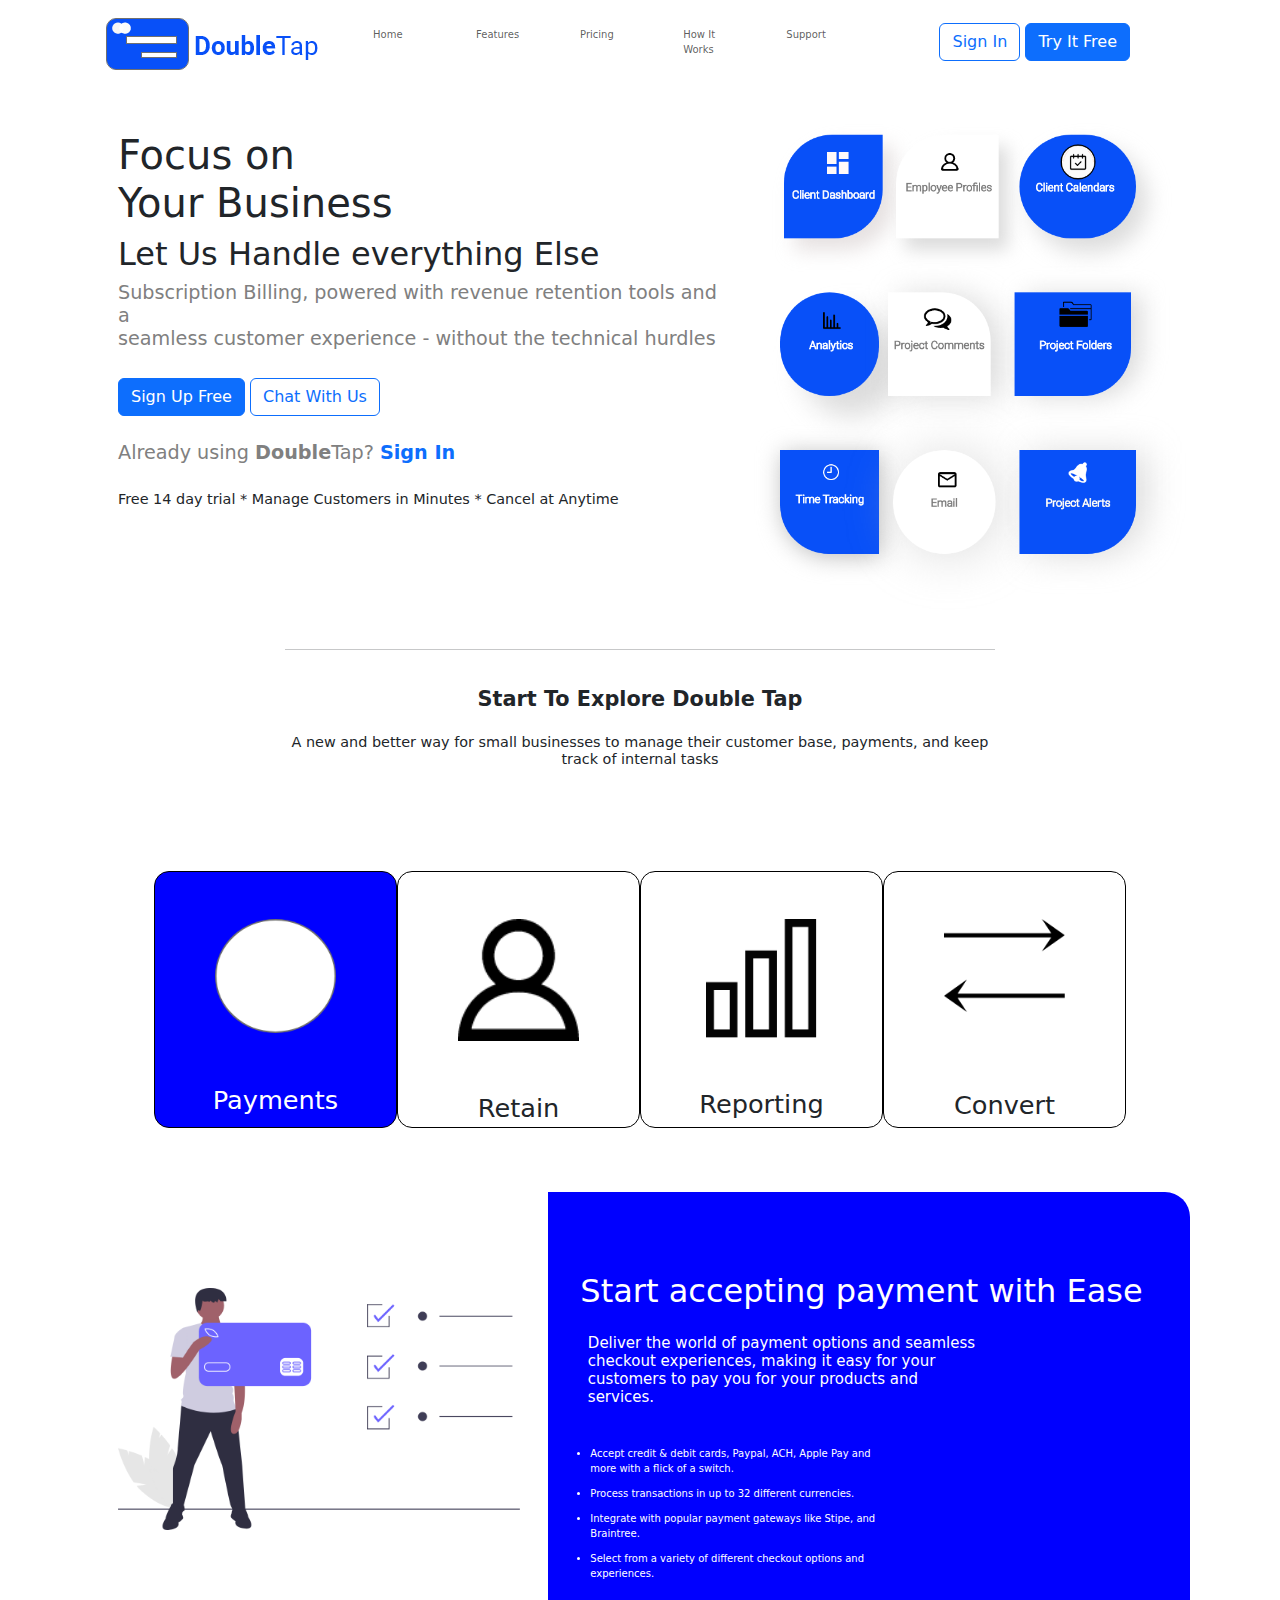
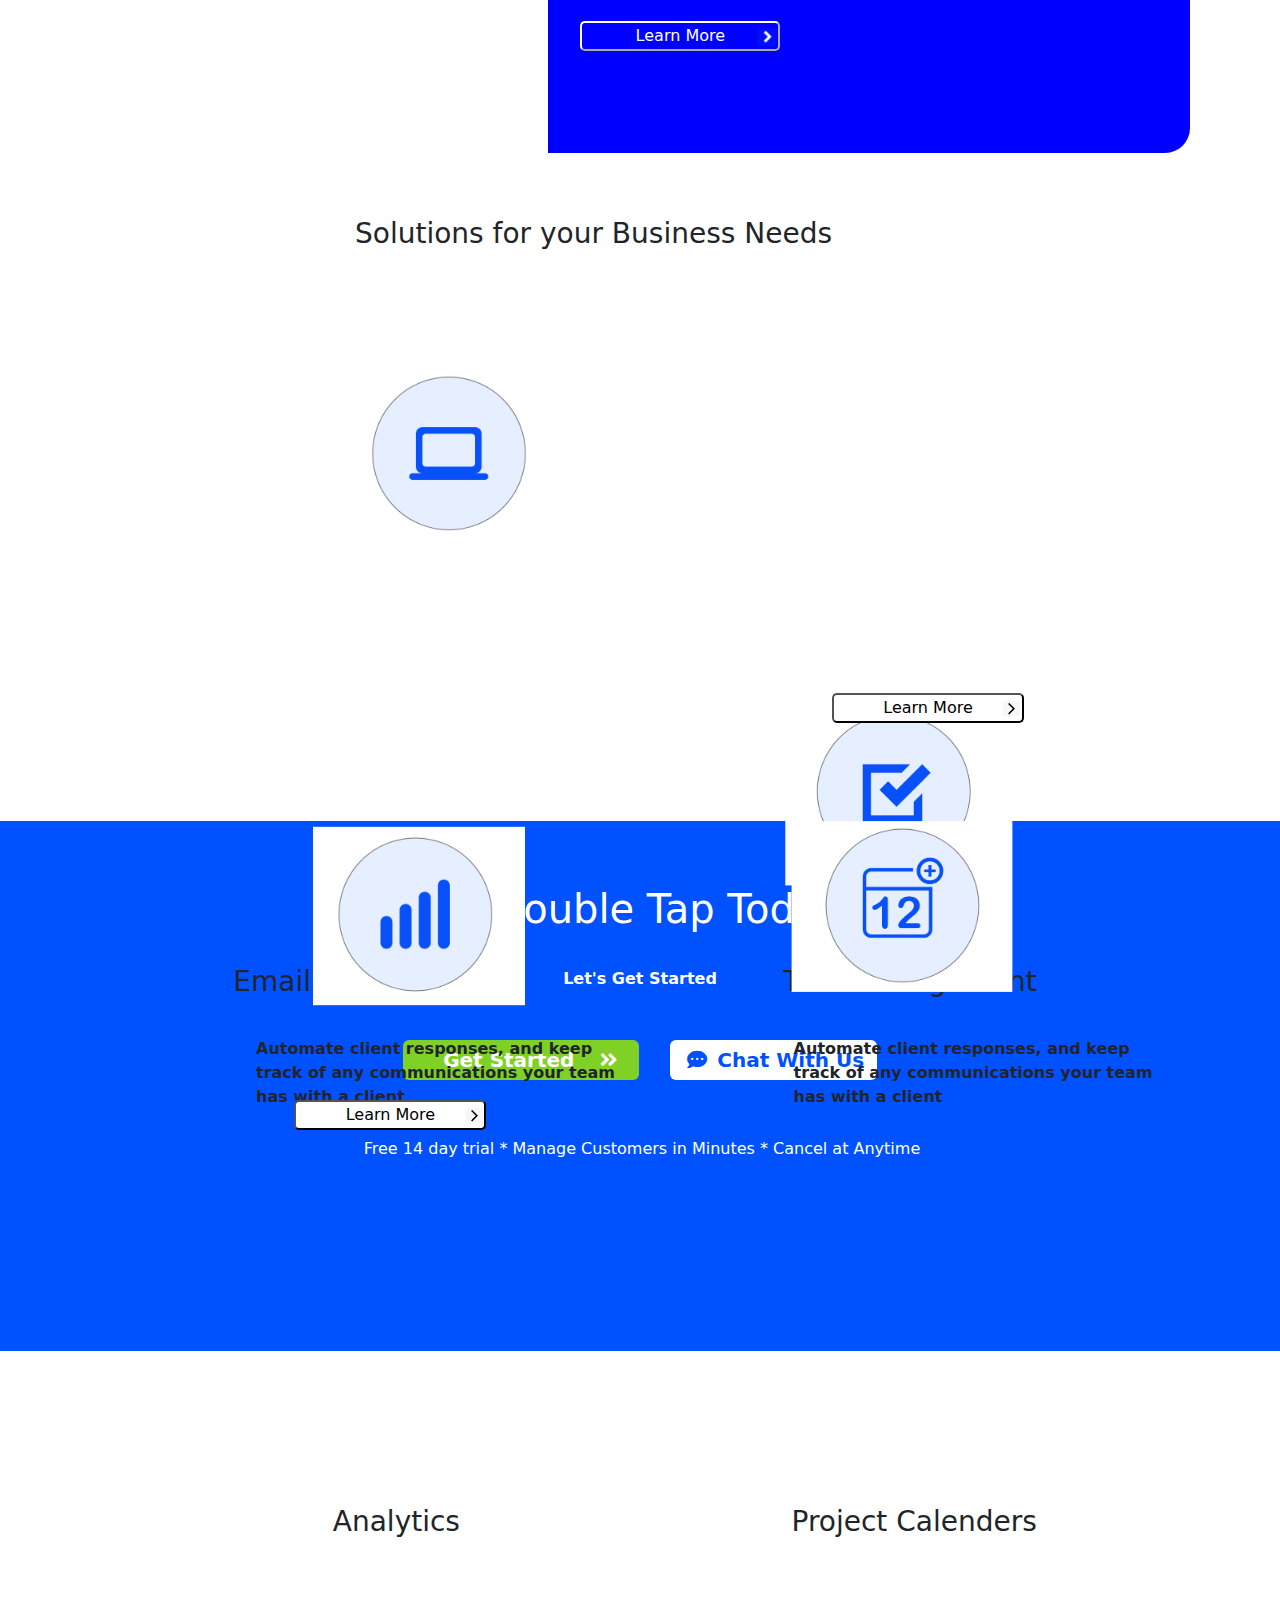
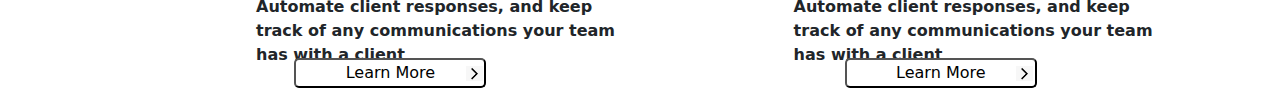
<file: crmLanding.html>
<!DOCTYPE html>
<html lang="en">

<head>
<meta charset="UTF-8">
<meta name="viewport" content="width=device-width, initial-scale=1.0">
<meta http-equiv="X-UA-Compatible" content="ie=edge">
<meta name="Description" content="Enter your description here"/>
<link rel="stylesheet" href="https://cdnjs.cloudflare.com/ajax/libs/twitter-bootstrap/5.1.0/css/bootstrap.min.css">
<link rel="stylesheet" href="https://cdnjs.cloudflare.com/ajax/libs/font-awesome/5.15.4/css/all.min.css">
<link rel="stylesheet" href="css/crmLanding.css">
<title>Landingg</title>
</head>

<body>
  <div class="container" id="header">
    <nav class="navbar navbar-expand-xl bg-white navbar-light">
      <a class="navbar-brand" href="#"><img src="images/Logo.png" alt=""></a>
      <button class="navbar-toggler" type="button" data-toggle="collapse" data-target="#collapsibleNavbar">
        <span class="navbar-toggler-icon"></span>
      </button>
      <div class="collapse navbar-collapse" id="collapsibleNavbar">
        <ul class="navbar-nav">
          <li class="nav-item">
            <a class="nav-link" href="#">Home</a>
          </li>
          <li class="nav-item">
            <a class="nav-link" href="#">Features</a>
          </li>
          <li class="nav-item">
            <a class="nav-link" href="#">Pricing</a>
          </li>
          <li class="nav-item">
            <a class="nav-link" href="#">How It Works</a>
          </li>
          <li class="nav-item">
            <a class="nav-link" href="#">Support</a>
          </li>
        </ul>
      </div>
      <div>
        <a class="btn btn-outline-primary" href="#" type="button">Sign In</a>
        <a class="btn btn-primary" href="#" type="button">Try It Free</a>
      </div>
    </nav>
  </div>  
    
  <div class="container">
    <div class="row">
      <div class="col-12 col-lg-7" id="focus">
        <h1>Focus on<br>Your Business</h1>
        <h2>Let Us Handle everything Else</h2>
        <h3>Subscription Billing, powered with revenue retention tools and a<br>seamless customer 
            experience - without the technical hurdles</h3>
        <a class="btn btn-primary" href="#" role="button">Sign Up Free</a>
        <a class="btn btn-outline-primary" href="#" role="button">Chat With Us</a>
        <h3 id="doubletap">Already using <b>Double</b>Tap? <a href="#" id="noembelish"><b>Sign In</b></a></h3>
        <h5>Free 14 day trial   *   Manage Customers in Minutes   *   Cancel at Anytime</h5>
      </div>
      <div class="col-12 col-lg-5" id="nine_pic">
        <img src="images/Header-Side.png" alt="" class="img-fluid">
      </div>
    </div>
  </div>

  <div class="container" id="middle">
    <div class="row justify-content-center" id="explore">
      <div class="col-8">
        <hr>
        <h1 class="text-center"><b>Start To Explore Double Tap</b></h1>
        <h2 class="text-center">A new and better way for small businesses to manage their customer base,
          payments, and keep track of internal tasks</h2>
      </div>
    </div>
    <div class="row" id="squarepics">
      <div class="col-3" id="payment-col"><img src="images/Ellipse 42@2x.png" width="100%" height="auto" alt="" id="payments">Payments</div>
      <div class="col-3" id="retain-col"><img src="images/Page-1@2x.png" width="100%" height="auto" alt="" id="retain" >Retain</div>
      <div class="col-3" id="reporting-col"><img src="images/layer1@2x.png" width="95%" height="auto" alt="" id="reporting" >Reporting</div>
      <div class="col-3" id="convert-col"><img src="images/upanddown opposite sidebyside updown directions two arrows@2x.png" width="100%" height="auto" alt="" id="convert">Convert</div>
    </div>
    
    <div class="row" id="getpaidsooner">
      <div class="col-12 col-md-5">
        <img src="/images/credit-card-picture@2x.png" alt="" class="img-fluid" id="credit-card-picture">
      </div>
        <div class="col-12 col-md-7" id="paidtext">
        <h1>Start accepting payment with Ease</h1>
        <h2>Deliver the world of payment options and seamless checkout
            experiences, making it easy for your customers to pay you for your products and services. </h2>
            <li>Accept credit & debit cards, Paypal, ACH, Apple Pay and more with a flick of a switch. </li>
            <li>Process transactions in up to 32 different currencies.</li>
            <li>Integrate with popular payment gateways like Stipe, and Braintree.</li>
          <li>Select from a variety of different checkout options and experiences.</li>
          <input type="button" value="Learn More" id="learn">
          </div>
      </div>
    </div>
  </div>
  <!-- business needs -->
    <div class="container">
      <div class="row">
        <div class="col-5">
          <h3 id="solution">Solutions for your Business Needs</h3>
          <div id="">
            <img src="/images/computer.png" alt="" id="com">
            <h3 id="emailhead">Email Dashboards</h3>
            <p id="email_p">Automate client responses, and keep track of any communications your team has with a client</p>
            <input type="button" value="Learn More" id="email_more">

          </div>
            <div id="">
            <img src="/images/checkbox.png" alt="" id="check_box">
            <h3 id="checkbox">Task Management</h3>
            <p id="taskbox">Automate client responses, and keep track of any communications your team has with a client</p>
            <input type="button" value="Learn More" id="check_more">
            </div>
          <div id="">
            <img src="/images/analytics.png" alt="" id="analytics_box">
            <h3 id="graph">Analytics</h3>
            <p id="analytics">Automate client responses, and keep track of any communications your team has with a client</p>
            <input type="button" value="Learn More" id="analytic_more">
          </div>
            <div id="">
              <img src="/images/calender.png" alt="" id="calend">
              <h3 id="project">Project Calenders</h3>
              <p id="project_calend">Automate client responses, and keep track of any communications your team has with a client</p>
              <input type="button" value="Learn More" id="project_more">
            </div>
        </div>
      </div>
    </div>
  <!-- footer -->
<footer>
    <h1 class="try-text">Try Double Tap Today!</h1>
    <p class="get-started-text"><b>Let's Get Started</b></p>
    <div class="footer-buttons">
      <span id="get-started">Get Started<i class="fas fa-angle-double-right"></i></span>
      <span id="chat-with-us"><i class="fas fa-comment-dots"></i>Chat With Us</span>
    </div>
    <h5 class="options-text" >Free 14 day trial   *   Manage Customers in Minutes   *   Cancel at Anytime</h5>
</footer>


  <script src="https://cdnjs.cloudflare.com/ajax/libs/popper.js/2.9.2/umd/popper.min.js"></script>
  <script src="https://cdnjs.cloudflare.com/ajax/libs/twitter-bootstrap/5.1.0/js/bootstrap.min.js"></script>

</body>

</html>
</file>
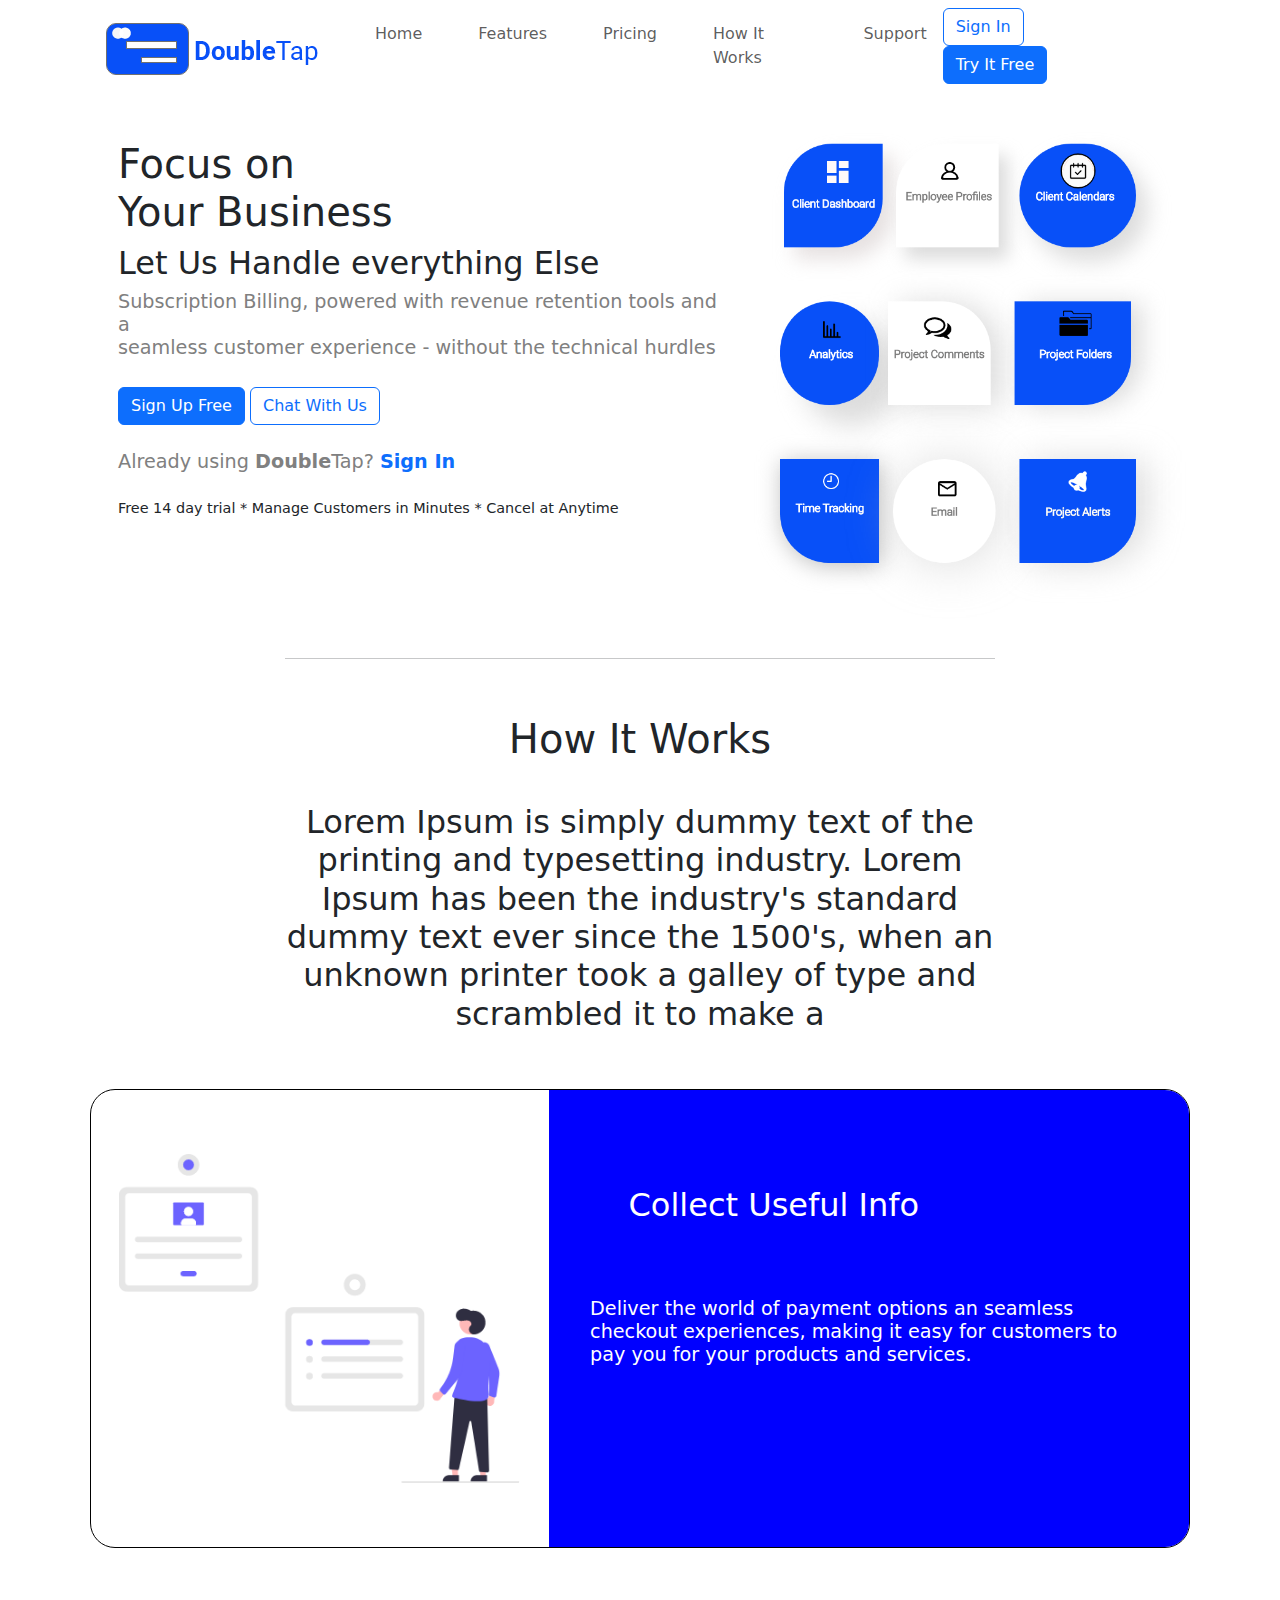
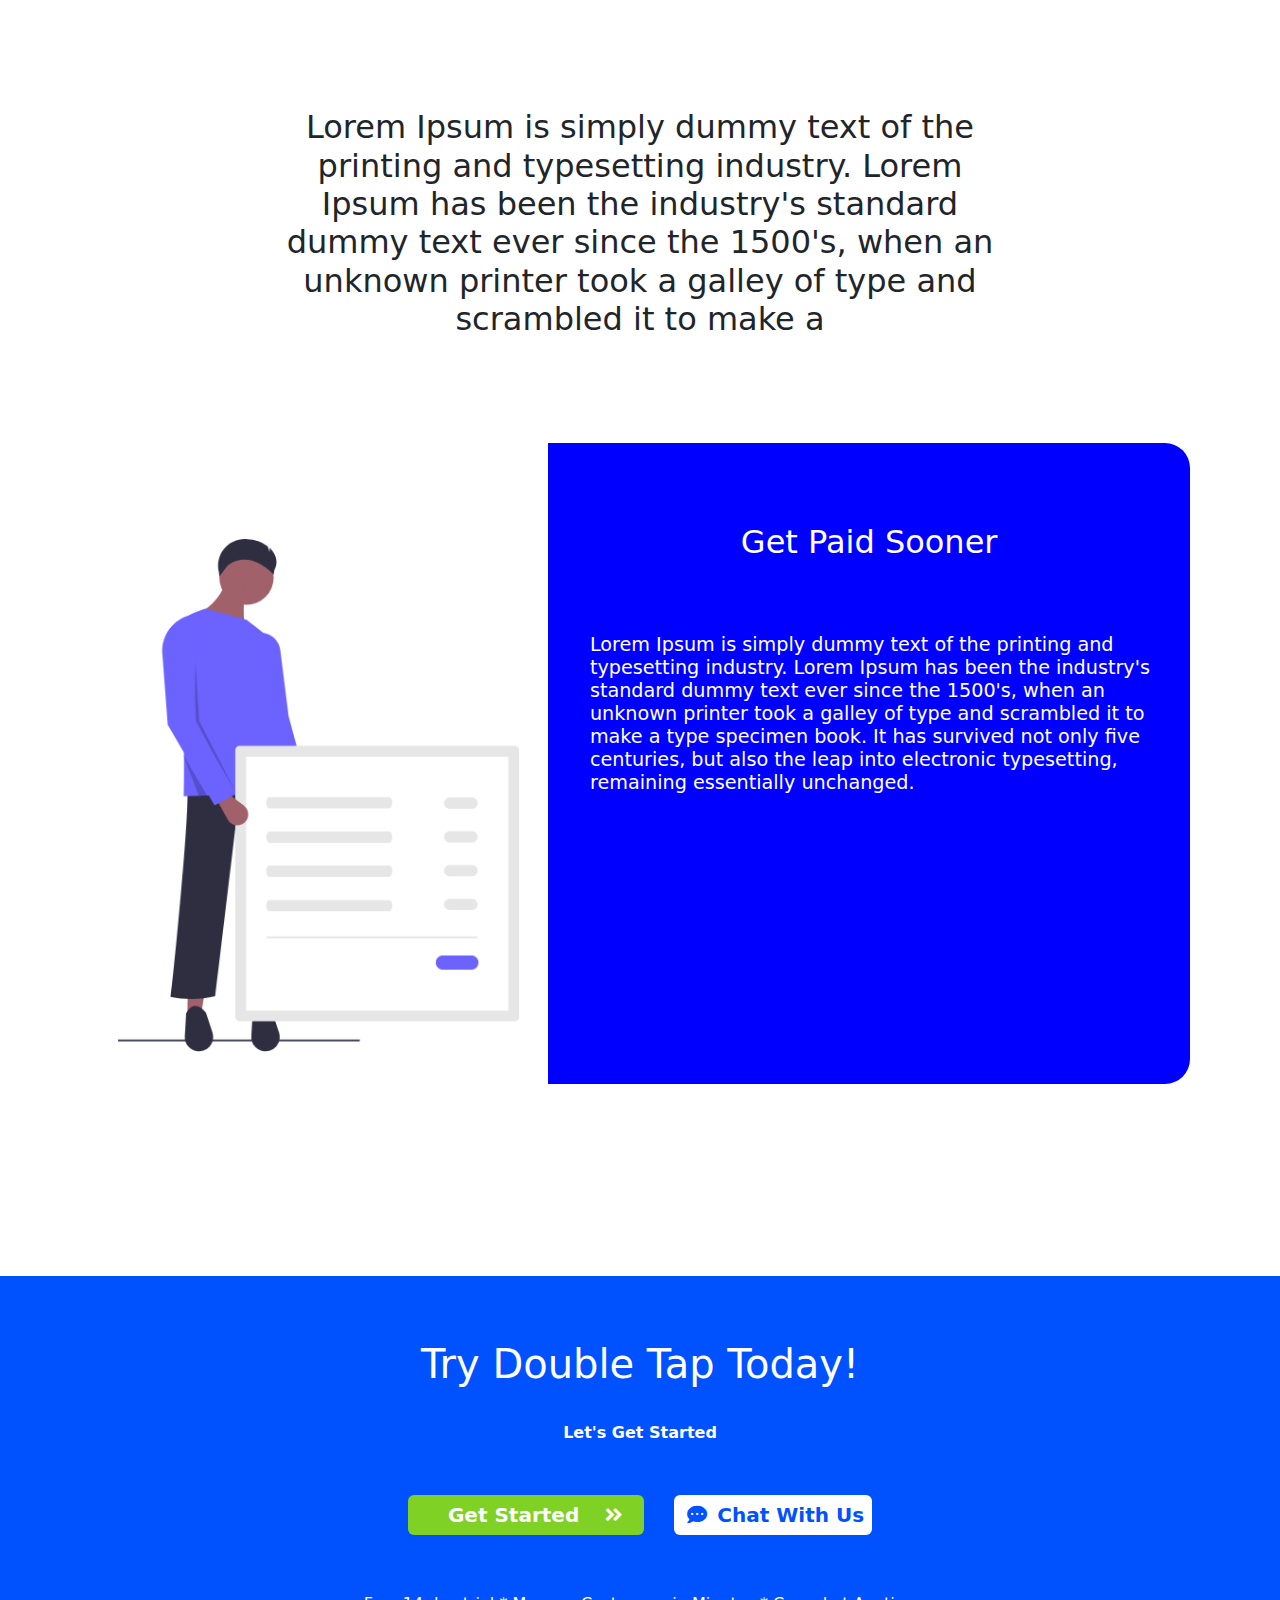
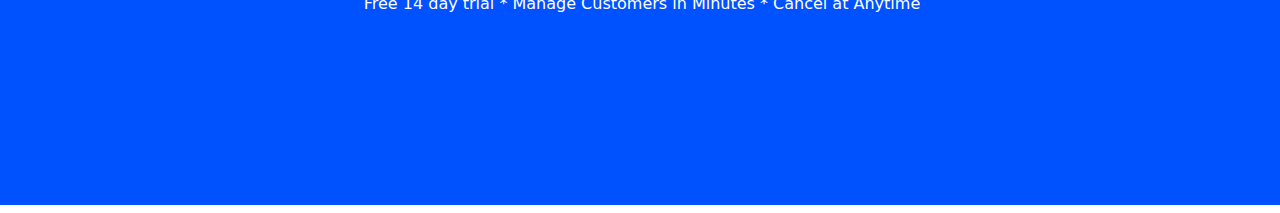
<file: How-It-Works.html>
<!DOCTYPE html>
<html lang="en">

<head>
<meta charset="UTF-8">
<meta name="viewport" content="width=device-width, initial-scale=1.0">
<meta http-equiv="X-UA-Compatible" content="ie=edge">
<meta name="Description" content="Enter your description here"/>
<link rel="stylesheet" href="https://cdnjs.cloudflare.com/ajax/libs/twitter-bootstrap/5.1.0/css/bootstrap.min.css">
<link rel="stylesheet" href="https://cdnjs.cloudflare.com/ajax/libs/font-awesome/5.15.4/css/all.min.css">
<link rel="stylesheet" href="css/How-It-Works.css">
<title>How It Works</title>
</head>

<body>
  <div class="container" id="header">
    <nav class="navbar navbar-expand-xl bg-white navbar-light">
      <a class="navbar-brand" href="#"><img src="images/Logo.png" alt=""></a>
      <button class="navbar-toggler" type="button" data-toggle="collapse" data-target="#collapsibleNavbar">
        <span class="navbar-toggler-icon"></span>
      </button>
      <div class="collapse navbar-collapse" id="collapsibleNavbar">
        <ul class="navbar-nav">
          <li class="nav-item">
            <a class="nav-link" href="#">Home</a>
          </li>
          <li class="nav-item">
            <a class="nav-link" href="#">Features</a>
          </li>
          <li class="nav-item">
            <a class="nav-link" href="#">Pricing</a>
          </li>
          <li class="nav-item">
            <a class="nav-link" href="#">How It Works</a>
          </li>
          <li class="nav-item">
            <a class="nav-link" href="#">Support</a>
          </li>
        </ul>
      </div>
      <div>
        <a class="btn btn-outline-primary" href="#" type="button">Sign In</a>
        <a class="btn btn-primary" href="#" type="button">Try It Free</a>
      </div>
    </nav>
  </div>  
    
  <div class="container">
    <div class="row">
      <div class="col-12 col-lg-7" id="focus">
        <h1>Focus on<br>Your Business</h1>
        <h2>Let Us Handle everything Else</h2>
        <h3>Subscription Billing, powered with revenue retention tools and a<br>seamless customer 
            experience - without the technical hurdles</h3>
        <a class="btn btn-primary" href="#" role="button">Sign Up Free</a>
        <a class="btn btn-outline-primary" href="#" role="button">Chat With Us</a>
        <h3 id="doubletap">Already using <b>Double</b>Tap? <a href="#" id="noembelish"><b>Sign In</b></a></h3>
        <h5>Free 14 day trial   *   Manage Customers in Minutes   *   Cancel at Anytime</h5>
      </div>
      <div class="col-12 col-lg-5" id="nine_pic">
        <img src="images/Header-Side.png" alt="" class="img-fluid">
      </div>
    </div>
  </div>

  <div class="container" id="middle">
    <div class="row justify-content-center" id="howitworks">
      <div class="col-8">
        <hr>
        <h1 class="text-center">How It Works</h1>
        <h2 class="text-center">Lorem Ipsum is simply dummy text of the printing and typesetting industry. Lorem Ipsum
          has been the industry's standard dummy text ever since the 1500's, when an unknown printer
          took a galley of type and scrambled it to make a</h2>
      </div>
    </div>
    <div class="row" id="collect_info">
      <div class="col-12 col-md-5">
        <img src="images/Collect-info.png" alt="" class="img-fluid" id="infopic">
      </div>
      <div class="col-12 col-md-7" id="useful">
        <h1>Collect Useful Info</h1>
        <h2>Deliver the world of payment options an seamless checkout experiences, making it easy for customers to pay you for your products and services.</h2>
      </div>
    </div>
    <div class="row justify-content-center">
      <div class="col-8">
        <h2 class="text-center" id="second_ipsum">Lorem Ipsum is simply dummy text of the printing and typesetting industry. Lorem Ipsum
            has been the industry's standard dummy text ever since the 1500's, when an unknown printer
            took a galley of type and scrambled it to make a</h2>
      </div>
    </div>
    <div class="row" id="getpaidsooner">
      <div class="col-12 col-md-5">
        <img src="images/Take Payments.png" alt="" class="img-fluid" id="paidpic">
      </div>
      <div class="col-12 col-md-7" id="paidtext">
        <h1>Get Paid Sooner</h1>
        <h2>Lorem Ipsum is simply dummy text of the printing and typesetting industry.
            Lorem Ipsum has been the industry's standard dummy text ever since the 1500's,
            when an unknown printer took a galley of type and scrambled it to make a type
            specimen book. It has survived not only five centuries, but also the leap into
            electronic typesetting, remaining essentially unchanged.</h2>
      </div>
    </div>
  </div>
  <footer>
    <h1 class="try-text">Try Double Tap Today!</h1>
    <p class="get-started-text"><b>Let's Get Started</b></p>
    <div class="footer-buttons">
      <span id="get-started">Get Started<i class="fas fa-angle-double-right"></i></span>
      <span id="chat-with-us"><i class="fas fa-comment-dots"></i>Chat With Us</span>
    </div>
    <h5 class="options-text" >Free 14 day trial   *   Manage Customers in Minutes   *   Cancel at Anytime</h5>
  </footer>

  <script src="https://cdnjs.cloudflare.com/ajax/libs/popper.js/2.9.2/umd/popper.min.js"></script>
  <script src="https://cdnjs.cloudflare.com/ajax/libs/twitter-bootstrap/5.1.0/js/bootstrap.min.js"></script>

</body>

</html>
</file>
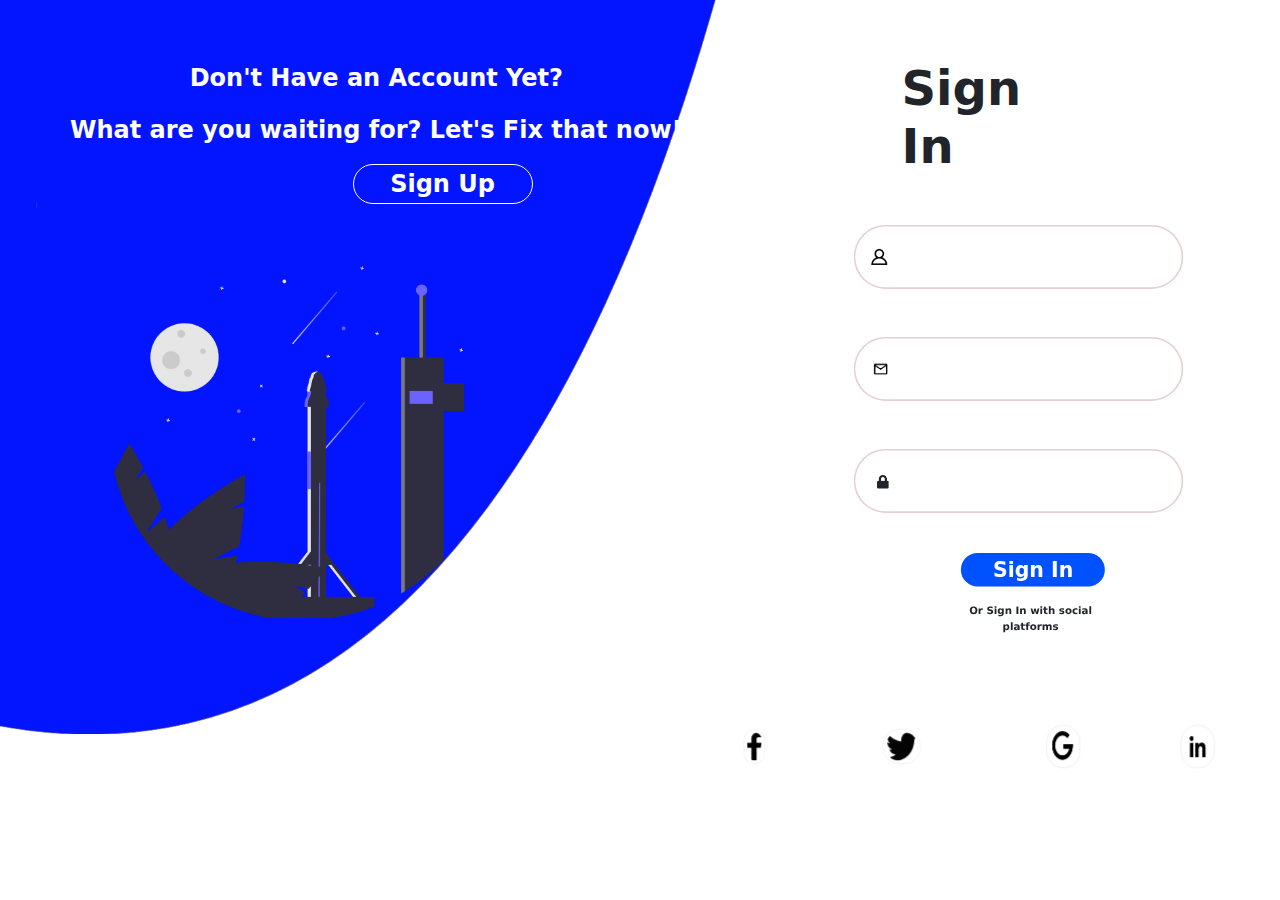
<file: SignIn.html>
<!DOCTYPE html>
<html lang="en">
<head>
<meta charset="UTF-8">
<meta name="viewport" content="width=device-width, initial-scale=1.0">
<meta http-equiv="X-UA-Compatible" content="ie=edge">
<meta name="Description" content="Enter your description here"/>
<link rel="stylesheet" href="https://cdnjs.cloudflare.com/ajax/libs/twitter-bootstrap/5.1.0/css/bootstrap.min.css">
<link rel="stylesheet" href="https://cdnjs.cloudflare.com/ajax/libs/font-awesome/5.15.4/css/all.min.css">
<link rel="stylesheet" href="css/signIn.css">
<title>Sign In</title>
</head>
<body background="images/Sign-In-background.png">
    <div class="row">
        <div class="col-2 offset-8">
            <fieldset class="center-span">
                <div class="offset-2">
                    <h2>Sign In</h2>
                    <form>
                        <input type="username" name="username" placeholder="" id="username">
                        <input type="email" name="email" placeholder="" id="email">
                        <input type="password" name="password" placeholder="" id="password">
                        <div class="offset-5">
                            <input type="submit" value="Sign In">
                        </div> 
                        <p class="text">Or Sign In with social platforms</p> 
                            <div class="flex">
                                
                                    <input type="image" src="images/Path 151@2x.png" id="facebook">
                                    <input type="image" src="images/Path 152@2x.png" id="twitter"> 
                                    <input type="image" src="images/google-icon.ico" id="google">
                                    <input type="image" src="images/linkedin-logo-png-1845-64x64.ico" id="linkedin">
                            </div>                             
            </fieldset>
        </div> 
    </div> 
<div class="account">
    <p>Don't Have an Account Yet?</p>
    <p>What are you waiting for? Let's Fix that now!</p>
    <input type="button" value="Sign Up" id="button">
</div>             
<script src="https://cdnjs.cloudflare.com/ajax/libs/popper.js/2.9.2/umd/popper.min.js"></script>
<script src="https://cdnjs.cloudflare.com/ajax/libs/twitter-bootstrap/5.1.0/js/bootstrap.min.js"></script>
</body>
</html>
</file>
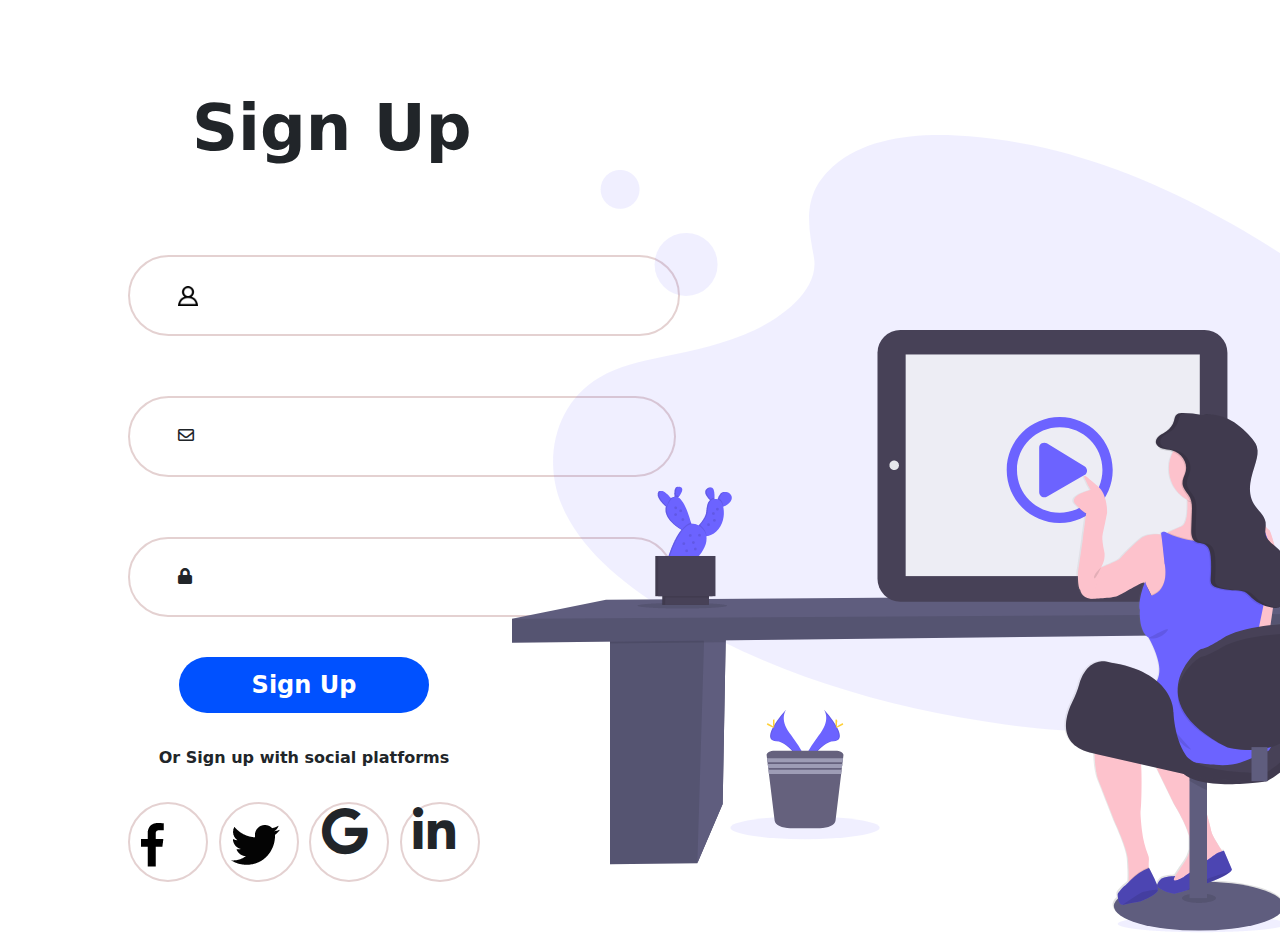
<file: signUp.html>
<!DOCTYPE html>
<html lang="en">
<head>
<meta charset="UTF-8">
<meta name="viewport" content="width=device-width, initial-scale=1.0">
<meta http-equiv="X-UA-Compatible" content="ie=edge">
<meta name="Description" content="Enter your description here"/>
<link rel="stylesheet" href="https://cdnjs.cloudflare.com/ajax/libs/twitter-bootstrap/5.1.0/css/bootstrap.min.css">
<link rel="stylesheet" href="https://cdnjs.cloudflare.com/ajax/libs/font-awesome/5.15.4/css/all.min.css">
<link rel="stylesheet" href="css/signUp.css">
<title>Sign Up Page</title>
</head>
<body>
    <div class="container-fluid">
        <span class="title"><h1><b>Sign Up</b></h1></span>
        
        <div class="input-fields">
            <span class="input-field"><img class="input-img" src="images/Page-1.png" alt=""></span>
            <span class="input-field"><i class="far fa-envelope"></i></span>
            <span class="input-field"><i class="fas fa-lock"></i></span>
        </div>

        <div class="bottom">
            <button class="signUp-button"><b>Sign Up</b></button>
            <b>Or Sign up with social platforms</b>

            <div class="social-media">
                <span class="icon">
                    <img src="images/Path 151.png" alt="">
                </span>
                <span class="icon">
                    <img src="images/Path 152.png" alt="">
                </span>
                <span class="icon">
                    <i class="fab fa-google fa-3x"></i>
                </span>
                <span class="icon">
                    <i class="fab fa-linkedin-in fa-3x"></i>
                </span>
            </div>
        </div>
        <img src="images/Group 10.png" alt="Photo of girl watching video" class="photo">
    </div>
<script src="https://cdnjs.cloudflare.com/ajax/libs/popper.js/2.9.2/umd/popper.min.js"></script>
<script src="https://cdnjs.cloudflare.com/ajax/libs/twitter-bootstrap/5.1.0/js/bootstrap.min.js"></script>
</body>
</html>
</file>
<file: css/crmLanding.css>
/*{
    border: solid 1px red;
}*/

#focus{
    padding-top: 3em;
    padding-left: 3em;
}

#focus h3{
    font-size: 1.2em;
    color: grey;
    padding-bottom: 1em;
}

#noembelish{
    text-decoration: none;
}

#collect_info{
    border: solid 1px black;
    border-radius: 25px;
    overflow: auto;
}

#useful{
    background-color: blue;
    color: white;
    padding: 2em 2em 2em 2em;
    border-radius: 25px;
}

#doubletap{
    padding-top: 1.3em;
}

#focus h5{
    font-size: .9em;
}

.nav-item{
    padding-left: 2em;
    padding-right: .5em;
}

.navbar-brand{
    padding-left: 1em;
}

#header{
    padding-left: 1em;
    padding-right: 5em;
}

.img-fluid{
    max-width: 100%;
    height: auto;
}

#nine_pic{
    padding-top: 2em;
}

.text-center{
    padding-top: 1em;
}

#explore{
    padding-bottom: 3em;
}

#explore h1{
    font-size: 1.3em;
}

#explore h2{
    font-size: .9em;
}

#useful h1{
    padding-top: .1em;
    padding-bottom: .5em;
    text-indent: .3em;
    font-size: 1.8vh;
}

#useful h2{
    padding-bottom: 1.5em;
    padding-left: .5em;
    font-size: 1.5vh;
}

#useful h3{
    font-size: 1.1vh;
    padding-bottom: .5em;
}

#second_ipsum{
    padding-top: 5em;
    padding-bottom: 3em;
}

#middle{
    padding-left: 2em;
    padding-right: 2em;
}

#infopic{
    padding: 6em 1em 4em 1em;
}

#credit-card-picture{
    padding: 6em 1em 2em 1em;
    border: black;
}

#paidtext{
    background-color: blue;
    color: white;
    padding: 1em 2em 2em 2em;
    border-radius: 0px 25px 25px 0px;
}

#paidtext h1{
    padding-top: 2em;
    padding-bottom: .5em;
    text-align: left;
    font-size: 2em;
}

#paidtext h2{
    padding-bottom: 2em;
    padding-left: .5em;
    font-size: 15px;
    text-align: left;
    width: 70%;
}

#getpaidsooner{
    padding-bottom: 4em;

}
li{
    font-size: 10px;
    margin: 10px;
    width: 53%;
}

#learn{
    color: white;
    background-color: blue;
    border-radius: 5px;
    border-color: white;
    width: 200px;
    margin-bottom: 70px;
    margin-top: 30px;
    background-image: url(/images/arrow-blue.png);
    background-repeat: no-repeat;
    background-size: 10%;
    background-position: 99% 50%;
}

#squarepics{
    padding: 1em 4em 4em 4em;
}

#squarepics .col-3{
    text-align: center;
    justify-content: center;
}

.container-focus{
    padding: 100px;
    width: 700px;
}

#payments{
    padding: 22%;
    color: white;
}

#retain{
    padding: 22%;
}

#reporting{
    padding: 22%;
}

#convert{
    padding: 22% 22% 34% 22%;
}

#payment-col{
    background-color: blue;
    font-size: 2vw;
    color: white;
    border: solid 1px black;
    border-radius: 15px;
}

#retain-col{
    border: solid 1px black;
    border-radius: 15px;
    font-size: 2vw;
}

#reporting-col{
    border: solid 1px black;
    border-radius: 15px;
    font-size: 2vw
}

#convert-col{
    border: solid 1px black;
    border-radius: 15px;
    font-size: 2vw
}

#busneeds h1{
    font-size: 2vh;
    text-align: center;
    padding-top: 4em;
    padding-bottom: 1em;
}

#second_middle{
    background-color: yellow;

}
.box{
    border-radius: 10px;
    padding-bottom: 100%;
}

.box h1{
    font-size: 1em;
    text-align: center;
}

.col-3{
    margin-top: 30px;
}

#retain{
    color: grey;
}

#squarepics col-3{
    border: solid 1px black;
}

footer {
    background-color: rgb(0, 81, 255);
    text-align: center;
    margin-top: 10%;
}

.try-text {
    color: white;
    padding-top: 5%;
    padding-bottom: 2%;
}

.get-started-text {
    color: white;
    padding-bottom: 2%;
}

#get-started {
    background-color: rgb(127,209,38);
    border-radius: 6px;
    padding: 8px;
    padding-left: 40px;
    color: white;
    font-weight: bold;
    font-size: 20px;
    margin-right: 1%;
}

.fa-angle-double-right {
    padding-left: 2%;
    padding-right: 1%;
}

.fa-comment-dots {
    color: rgb(0, 81, 255);
}

#chat-with-us {
    background-color: white;
    padding: 8px;
    border-radius: 6px;
    color: rgb(0, 81, 255);
    font-weight: bold;
    font-size: 20px;
    margin-left: 1%;
    padding-left: 1%;
    padding-right: 1%;
}

.options-text {
    color: white;
    font-size: 16px;
    position: relative;
    left: 2px;
    padding-bottom: 15%;
}

.footer-buttons {
    padding-top: 1%;
    padding-bottom: 5%;
}

.fa-comment-dots {
    padding-left: 5px;
    padding-right: 10px;
}

.fa-chevron-double-right {
    color: white;
} 
#solution{
    position: absolute;
    right: 35%;
    font-weight: 500;

}
#com{
    scale: 40%;
}
#emailhead{
    position: absolute;
    right: 62%;
    top: 285%;

}
#email_p{
    font-weight: 600;
    width: 30%;
    position: absolute;
    right: 50%;
    top: 293%;
}
#email_more{
    position: absolute;
    width: 15%;
    top: 300%;
    right: 62%;
    color: black;
    border-radius: 5px;
    border-color: black;
    background-image: url(/images/arrow.png);
    background-size: 9%;
    background-repeat: no-repeat;
    background-position: 99% 50%;
    background-color: white
}
#check_box{
    scale: 40%;
    position: absolute;
    right: 8%;
    top: 241%;
    
}
#checkbox{
    position: absolute;
    right: 19%;
    top: 285%;
}
#taskbox{
    width: 30%;
    font-weight: 600;
    position: absolute;
    right: 8%;
    top: 293%;
}
#check_more{
    position: absolute;
    width: 15%;
    right: 20%;
    color: black;
    border-radius: 5px;
    border-color: black;
    background-image: url(/images/arrow.png);
    background-size: 9%;
    background-repeat: no-repeat;
    background-position: 99% 50%;
    background-color: white;
}
#analytics_box{
    scale: 40%;
    position: absolute;
    left: 12%;

}
#graph{
    position: absolute;
    left: 26%;
    top: 345%;
}
#analytics{
    width: 30%;
    font-weight: 600;
    position: absolute;
    top: 355%;
    right: 50%;
}
#analytic_more{
    position: absolute;
    width: 15%;
    top: 362%;
    right: 62%;
    color: black;
    border-radius: 5px;
    border-color: black;
    background-image: url(/images/arrow.png);
    background-size: 9%;
    background-repeat: no-repeat;
    background-position: 99% 50%;
    background-color: white;
}
#calend{
    scale: 40%;
    position: absolute;
    right: 8%;

}
#project{
    position: absolute;
    right: 19%;
    top: 345%;
}
#project_calend{
    width: 30%;
    font-weight: 600;
    position: absolute;
    top: 355%;
    left: 62%;
}
#project_more{
    position: absolute;
    width: 15%;
    top: 362%;
    right: 19%;
    color: black;
    border-radius: 5px;
    border-color: black;
    background-image: url(/images/arrow.png);
    background-size: 9%;
    background-repeat: no-repeat;
    background-position: 99% 50%;
    background-color: white;
}
</file>
<file: css/How-It-Works.css>
#focus{
    padding-top: 3em;
    padding-left: 3em;
}

#focus h3{
    font-size: 1.2em;
    color: grey;
    padding-bottom: 1em;
}

#noembelish{
    text-decoration: none;
}

#collect_info{
    border: solid 1px black;
    border-radius: 25px;
    overflow: auto;
}

#useful{
    background-color: blue;
    color: white;
    padding: 2em 2em 2em 2em;
}

#doubletap{
    padding-top: 1.3em;
}

#focus h5{
    font-size: .9em;
}

.nav-item{
    padding-left: 2em;
    padding-right: .5em;
}

.navbar-brand{
    padding-left: 1em;
}

#header{
    padding-left: 1em;
    padding-right: 5em;
}

.img-fluid{
    max-width: 100%;
    height: auto;
}

#nine_pic{
    padding-top: 2em;
}

/*{
    border: solid 1px red;
}*/

.text-center{
    padding-top: 1em;
}

#howitworks{
    padding-bottom: 3em;
}

#useful h1{
    padding-top: 2em;
    padding-bottom: 2em;
    text-indent: 1.5em;
    font-size: 2em;
}

#useful h2{
    padding-bottom: 2em;
    padding-left: .5em;
    font-size: 1.2em;
}

#second_ipsum{
    padding-top: 5em;
    padding-bottom: 3em;
}

#middle{
    padding-left: 2em;
    padding-right: 2em;
}

#infopic{
    padding: 4em 1em 4em 1em;
}

#paidpic{
    padding: 6em 1em 2em 1em;
}

#paidtext{
    background-color: blue;
    color: white;
    padding: 1em 2em 2em 2em;
    border-radius: 0px 25px 25px 0px;
}

#paidtext h1{
    padding-top: 2em;
    padding-bottom: 2em;
    text-align: center;
    font-size: 2em;
}

#paidtext h2{
    padding-bottom: 2em;
    padding-left: .5em;
    font-size: 1.2em;
}

#getpaidsooner{
    padding-bottom: 4em;
}

footer {
    background-color: rgb(0, 81, 255);
    text-align: center;
    margin-top: 10%;
}

.try-text {
    color: white;
    padding-top: 5%;
    padding-bottom: 2%;
}

.get-started-text {
    color: white;
    padding-bottom: 2%;
}

#get-started {
    background-color: rgb(127,209,38);
    border-radius: 6px;
    padding: 8px;
    padding-left: 40px;
    color: white;
    font-weight: bold;
    font-size: 20px;
    margin-right: 1%;
}

.fa-angle-double-right {
    padding-left: 2%;
    padding-right: 1%;
}

.fa-comment-dots {
    color: rgb(0, 81, 255);
}

#chat-with-us {
    background-color: white;
    padding: 8px;
    border-radius: 6px;
    color: rgb(0, 81, 255);
    font-weight: bold;
    font-size: 20px;
    margin-left: 1%;
}

.options-text {
    color: white;
    font-size: 16px;
    position: relative;
    left: 2px;
    padding-bottom: 15%;
}

.footer-buttons {
    padding-top: 1%;
    padding-bottom: 5%;
}

.fa-comment-dots {
    padding-left: 5px;
    padding-right: 10px;
}

.fa-chevron-double-right {
    color: white;
}
</file>
<file: css/signIn.css>
#username{
    border-radius: 50px;
    border: 1px solid rgba(160, 93, 93, 0.288);
    margin-top: 80px;
    height: 40px;
    background-image: url("/images/Page-1@2x.png") ;
    background-size: 10px;
    background-position: 5% 50%;
    
    
    background-repeat: no-repeat;

}

#email{
    border: 1px solid rgba(160, 93, 93, 0.288);
    border-radius: 50px;
    margin-top: 30px;
    height: 40px;
    background-image: url("/images/Header-Side-1@2x\ copy.png") ;
    background-size: 25px;
    background-position: 2% 50%;
    background-repeat: no-repeat;
}

#password{
    border: 1px solid rgba(160, 93, 93, 0.288);
    border-radius: 50px; 
    margin-top: 30px;
    height: 40px;
    background-image: url("/images/lock.png");
    background-size: 35px;
    background-position: 0% 50%;
    background-repeat: no-repeat;
    
}


form input[type="submit"]{
    background-color: rgb(0, 81, 255);
    font-size: 80%;
    border: blue;
    border-radius: 50px;
    color: white;
    width: 90px;
    margin-top: 25px;
    font-weight: 600;
}

p{
    text-align: center;
    font-size: 40%;
    font-weight: 690;
    margin-left: 60px;
    margin-top: 10px;

}
form{
    scale: 160%;
}

h2{
    margin-block: 60px;
    font-weight: 600;
    font-size: 300%;
    
}

.flex{
    display: flex;
    justify-content: center;
    grid-auto-columns: 2px;
    padding-top: 0px;
    


}
#facebook{
    border: 1px solid ;
    border-radius: 150px;
    border-color: rgba(160, 93, 93, 0.288);
    scale: 20%;
    padding: 9px;
    
}
#twitter{
    border: 1px solid;
    border-radius: 50px;
    border-color: rgba(160, 93, 93, 0.288);
    scale: 20%;
    padding: 9px;
}

#google{
    border: 1px solid;
    border-radius: 50px;
    border-color: rgba(160, 93, 93, 0.288);
    scale: 25%;
    padding: 9px;
}

#linkedin{
    border: 1px solid;
    border-radius: 50px;
    border-color: rgba(160, 93, 93, 0.288);
    scale: 25%; 
    padding: 9px;
}

body{
   background-image: url("../images/Sign-In-background.png"); 
   background-position: absolute;
   background-size: 102%;
   background-repeat: no-repeat;
}

.account{
    position: absolute;
    font-size: 60px;
    top: 50px;
    left: 10px;
    color: white;
}
#button{
    background-color: rgb(3, 20, 254);
    border-color: white;
    color: white;
    font-size: 40%;
    font-weight: 600;
    border: 1px solid;
    border-radius: 50px;
    width: 180px;
    position: absolute;
    right: 150px;
}
</file>
<file: css/signUp.css>
.photo {
    position: absolute;
    left: 40%;
    top: 15%;
}

.title {
    position: absolute;
    left: 15%;
    top: 10%;
}

span h1 {
    font-size: 400%;
}

.input-field {
    border-style: solid;
    border-radius: 100px;
    padding: 110% 2000% 110% 200%;
    border-color: rgba(160, 93, 93, 0.288);
    border-width: 2px;
    margin: 30px auto;
}

.input-fields {
    position: absolute;
    left: 10%;
    top: 25%;
    display: flex;
    flex-direction: column;
    justify-content: space-between;
    align-items: stretch;
}

.input-img {
    max-width: 20px;
}

.bottom {
    position: absolute;
    bottom: 2%;
    left: 10%;
    display: flex;
    flex-direction: column;
    align-items: center;
    justify-content: space-between;
    height: 25%;
    width: 27.5%
}

.signUp-button {
    background-color: rgb(0, 81, 255);
    color: white;
    border-radius: 100px;
    border-style: none;
    padding: 10px;
    width: 250px;
    font-size: 150%;
}

.social-media {
    display: flex;
    justify-content: space-between;
    width: 100%;
}

.icon {
    height: 80px;
    width: 80px;
    line-height: 80px;
    border-radius: 40px;
    border-style: solid;
    border-width: 2px;
    border-color: rgba(160, 93, 93, 0.288);
    padding-left: 3%;
}
</file>
